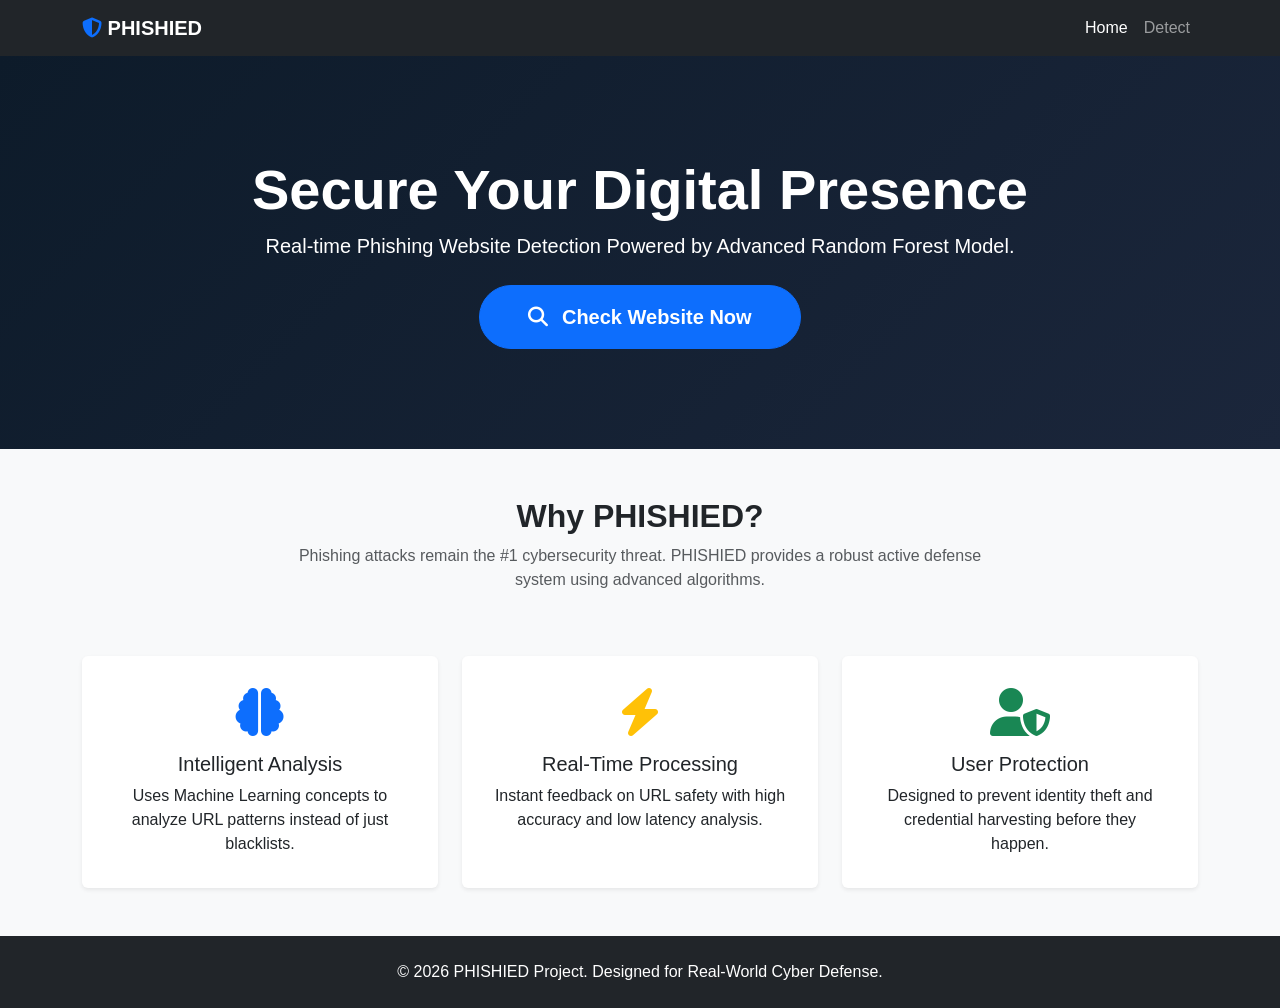
<file: AISSSSSSSSSSSSSSSSSSSS - Copy/phishield-website/index.html>
<!DOCTYPE html>
<html lang="en">
<head>
    <meta charset="UTF-8">
    <meta name="viewport" content="width=device-width, initial-scale=1.0">
    <title>PHISHIED - Advanced Phishing Detection</title>
    <!-- Bootstrap CSS -->
    <link href="https://cdn.jsdelivr.net/npm/bootstrap@5.3.0/dist/css/bootstrap.min.css" rel="stylesheet">
    <!-- Font Awesome -->
    <link rel="stylesheet" href="https://cdnjs.cloudflare.com/ajax/libs/font-awesome/6.4.0/css/all.min.css">
    <!-- Custom CSS -->
    <link rel="stylesheet" href="css/style.css">
</head>
<body>

    <!-- Navbar -->
    <nav class="navbar navbar-expand-lg navbar-dark bg-dark sticky-top">
        <div class="container">
            <a class="navbar-brand fw-bold" href="index.html">
                <i class="fas fa-shield-alt text-primary"></i> PHISHIED
            </a>
            <button class="navbar-toggler" type="button" data-bs-toggle="collapse" data-bs-target="#navbarNav">
                <span class="navbar-toggler-icon"></span>
            </button>
            <div class="collapse navbar-collapse" id="navbarNav">
                <ul class="navbar-nav ms-auto">
                    <li class="nav-item"><a class="nav-link active" href="index.html">Home</a></li>
                    <li class="nav-item"><a class="nav-link" href="detect.html">Detect</a></li>
                </ul>
            </div>
        </div>
    </nav>

    <!-- Hero Section -->
    <header class="hero-section">
        <div class="container">
            <h1 class="display-4 fw-bold">Secure Your Digital Presence</h1>
            <p class="lead mb-4">Real-time Phishing Website Detection Powered by Advanced Random Forest Model.</p>
            <a href="detect.html" class="btn btn-primary btn-lg px-5 py-3 rounded-pill fw-bold">
                <i class="fas fa-search me-2"></i> Check Website Now
            </a>
        </div>
    </header>

    <!-- Project Overview -->
    <section class="py-5">
        <div class="container">
            <div class="row text-center mb-5">
                <div class="col-lg-8 mx-auto">
                    <h2 class="fw-bold">Why PHISHIED?</h2>
                    <p class="text-muted">Phishing attacks remain the #1 cybersecurity threat. PHISHIED provides a robust active defense system using advanced algorithms.</p>
                </div>
            </div>
            
            <div class="row g-4">
                <div class="col-md-4">
                    <div class="card h-100 border-0 shadow-sm p-3 text-center">
                        <div class="card-body">
                            <i class="fas fa-brain fa-3x text-primary mb-3"></i>
                            <h5 class="card-title">Intelligent Analysis</h5>
                            <p class="card-text">Uses Machine Learning concepts to analyze URL patterns instead of just blacklists.</p>
                        </div>
                    </div>
                </div>
                <div class="col-md-4">
                    <div class="card h-100 border-0 shadow-sm p-3 text-center">
                        <div class="card-body">
                            <i class="fas fa-bolt fa-3x text-warning mb-3"></i>
                            <h5 class="card-title">Real-Time Processing</h5>
                            <p class="card-text">Instant feedback on URL safety with high accuracy and low latency analysis.</p>
                        </div>
                    </div>
                </div>
                <div class="col-md-4">
                    <div class="card h-100 border-0 shadow-sm p-3 text-center">
                        <div class="card-body">
                            <i class="fas fa-user-shield fa-3x text-success mb-3"></i>
                            <h5 class="card-title">User Protection</h5>
                            <p class="card-text">Designed to prevent identity theft and credential harvesting before they happen.</p>
                        </div>
                    </div>
                </div>
            </div>
        </div>
    </section>

    <!-- Footer -->
    <footer class="bg-dark text-white text-center py-4">
        <div class="container">
            <p class="mb-0">&copy; 2026 PHISHIED Project. Designed for Real-World Cyber Defense.</p>
        </div>
    </footer>

    <!-- Bootstrap JS -->
    <script src="https://cdn.jsdelivr.net/npm/bootstrap@5.3.0/dist/js/bootstrap.bundle.min.js"></script>
</body>
</html>
</file>
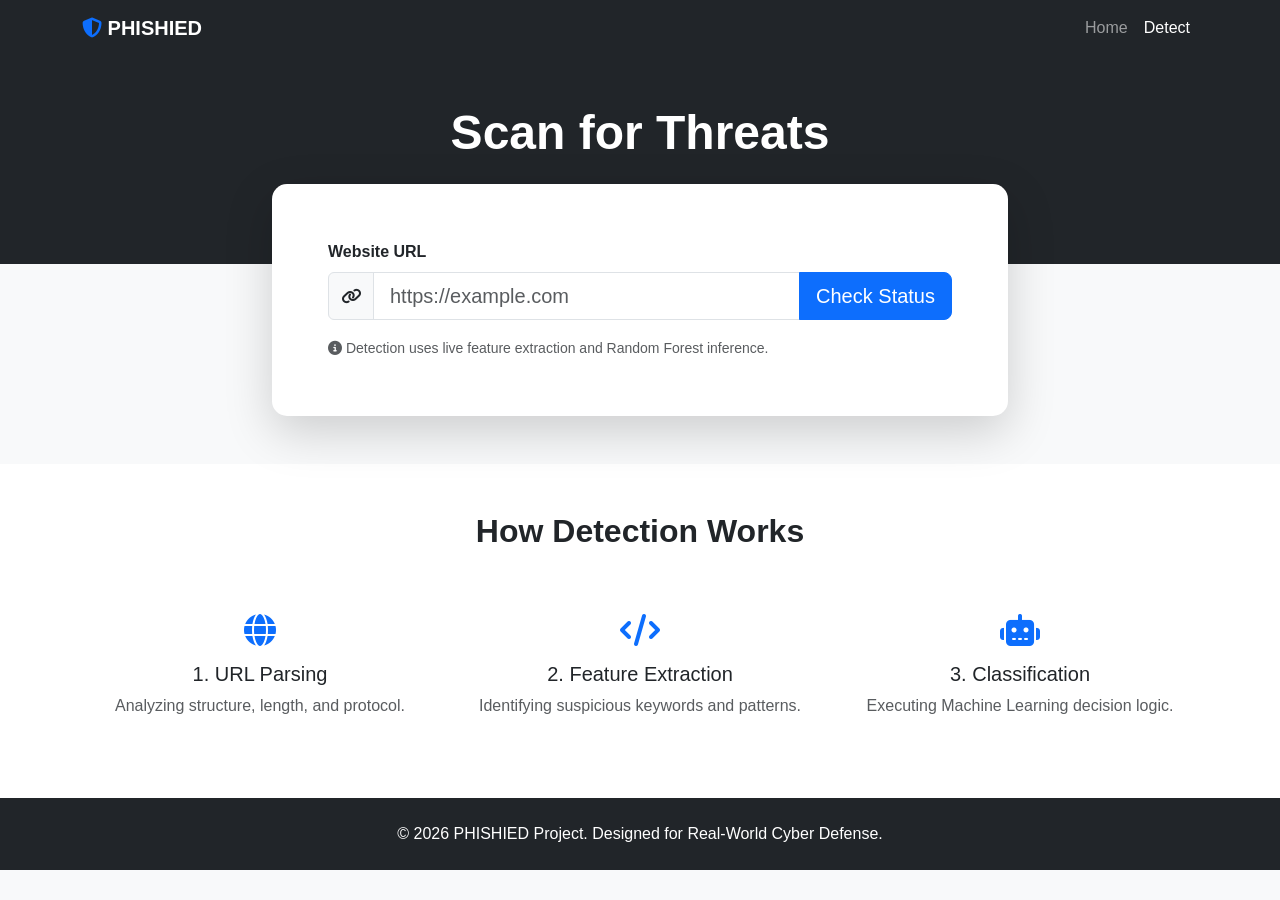
<file: AISSSSSSSSSSSSSSSSSSSS - Copy/phishield-website/detect.html>
<!DOCTYPE html>
<html lang="en">
<head>
    <meta charset="UTF-8">
    <meta name="viewport" content="width=device-width, initial-scale=1.0">
    <title>PHISHIED - Detect</title>
    <!-- Bootstrap CSS -->
    <link href="https://cdn.jsdelivr.net/npm/bootstrap@5.3.0/dist/css/bootstrap.min.css" rel="stylesheet">
    <!-- Font Awesome -->
    <link rel="stylesheet" href="https://cdnjs.cloudflare.com/ajax/libs/font-awesome/6.4.0/css/all.min.css">
    <!-- Custom CSS -->
    <link rel="stylesheet" href="css/style.css">
</head>
<body class="bg-light">

    <!-- Navbar -->
    <nav class="navbar navbar-expand-lg navbar-dark bg-dark sticky-top">
        <div class="container">
            <a class="navbar-brand fw-bold" href="index.html">
                <i class="fas fa-shield-alt text-primary"></i> PHISHIED
            </a>
            <button class="navbar-toggler" type="button" data-bs-toggle="collapse" data-bs-target="#navbarNav">
                <span class="navbar-toggler-icon"></span>
            </button>
            <div class="collapse navbar-collapse" id="navbarNav">
                <ul class="navbar-nav ms-auto">
                    <li class="nav-item"><a class="nav-link" href="index.html">Home</a></li>
                    <li class="nav-item"><a class="nav-link active" href="detect.html">Detect</a></li>
                </ul>
            </div>
        </div>
    </nav>

    <!-- Header -->
    <header class="bg-dark text-white text-center py-5">
        <div class="container">
            <h1 class="display-5 fw-bold">Scan for Threats</h1>
            <p class="lead">_____________________________________.</p>
        </div>
    </header>

    <!-- Main Content -->
    <div class="container mb-5" style="margin-top: -30px;">
        <div class="row justify-content-center">
            <div class="col-lg-8">
                <!-- Detection Card -->
                <div class="card detection-card border-0 shadow-lg">
                    <div class="card-body p-4">
                        <label for="urlInput" class="form-label fw-bold">Website URL</label>
                        <div class="input-group mb-3">
                            <span class="input-group-text"><i class="fas fa-link"></i></span>
                            <input type="text" class="form-control form-control-lg" id="urlInput" placeholder="https://example.com" required>
                            <button class="btn btn-primary btn-lg" type="button" id="checkUrlBtn">Check Status</button>
                        </div>
                        <small class="text-muted"><i class="fas fa-info-circle"></i> Detection uses live feature extraction and Random Forest inference.</small>

                        <!-- Result Box -->
                        <div id="resultBox" class="result-box mt-4" style="display: none;">
                            <h4 id="resultTitle" class="fw-bold mb-3"></h4>
                            <p id="resultMessage" class="lead mb-0"></p>
                            
                            <hr class="my-4">
                            
                            <h5 class="text-start mb-4 border-bottom pb-2">Extracted Feature Analysis</h5>
                            
                            <!-- URL Features -->
                            <div class="mb-4">
                                <h6 class="text-primary fw-bold mb-2"><i class="fas fa-link"></i> URL Features</h6>
                                <div class="table-responsive">
                                    <table class="table table-sm table-hover table-bordered mb-0">
                                        <thead class="table-light"><tr><th>Feature</th><th>Value</th></tr></thead>
                                        <tbody id="urlFeaturesBody"></tbody>
                                    </table>
                                </div>
                            </div>

                            <!-- Security Indicators -->
                            <div class="mb-4">
                                <h6 class="text-danger fw-bold mb-2"><i class="fas fa-shield-alt"></i> Security Indicators</h6>
                                <div class="table-responsive">
                                    <table class="table table-sm table-hover table-bordered mb-0">
                                        <thead class="table-light"><tr><th>Feature</th><th>Value</th></tr></thead>
                                        <tbody id="securityFeaturesBody"></tbody>
                                    </table>
                                </div>
                            </div>

                            <!-- Content / Behavior Indicators -->
                            <div class="mb-4">
                                <h6 class="text-warning text-dark fw-bold mb-2"><i class="fas fa-file-alt"></i> Content / Behavior Indicators</h6>
                                <div class="table-responsive">
                                    <table class="table table-sm table-hover table-bordered mb-0">
                                        <thead class="table-light"><tr><th>Feature</th><th>Value</th></tr></thead>
                                        <tbody id="contentFeaturesBody"></tbody>
                                    </table>
                                </div>
                            </div>
                            
                            <!-- External Threat Intel -->
                            <div class="mb-3" id="externalIntelSection" style="display: none;">
                                <h6 class="text-secondary fw-bold mb-2"><i class="fas fa-globe"></i> External Threat Intelligence</h6>
                                <div id="externalIntelResult" class="alert mb-0 p-2">
                                    <!-- Populated by JS -->
                                </div>
                            </div>

                            <!-- Domain Age Info -->
                            <div class="mb-3" id="domainInfoSection" style="display: none;">
                                <h6 class="text-info text-dark fw-bold mb-2"><i class="fas fa-calendar-alt"></i> Domain WHOIS Information</h6>
                                <div class="table-responsive">
                                    <table class="table table-sm table-hover table-bordered mb-0">
                                        <tbody id="domainInfoBody">
                                            <!-- Populated by JS -->
                                        </tbody>
                                    </table>
                                </div>
                            </div>
                        </div>
                    </div>
                </div>
            </div>
        </div>
    </div>

    <!-- How it works -->
    <section class="py-5 bg-white">
        <div class="container">
            <h2 class="text-center mb-5 fw-bold">How Detection Works</h2>
            <div class="row g-4 text-center">
                <div class="col-md-4">
                    <div class="p-3">
                        <i class="fas fa-globe fa-2x text-primary mb-3"></i>
                        <h5>1. URL Parsing</h5>
                        <p class="text-muted">Analyzing structure, length, and protocol.</p>
                    </div>
                </div>
                <div class="col-md-4">
                    <div class="p-3">
                        <i class="fas fa-code fa-2x text-primary mb-3"></i>
                        <h5>2. Feature Extraction</h5>
                        <p class="text-muted">Identifying suspicious keywords and patterns.</p>
                    </div>
                </div>
                <div class="col-md-4">
                    <div class="p-3">
                        <i class="fas fa-robot fa-2x text-primary mb-3"></i>
                        <h5>3. Classification</h5>
                        <p class="text-muted">Executing Machine Learning decision logic.</p>
                    </div>
                </div>
            </div>
        </div>
    </section>

    <footer class="bg-dark text-white text-center py-4 mt-auto">
        <div class="container">
            <p class="mb-0">&copy; 2026 PHISHIED Project. Designed for Real-World Cyber Defense.</p>
        </div>
    </footer>

    <!-- Scripts -->
    <script src="https://cdn.jsdelivr.net/npm/bootstrap@5.3.0/dist/js/bootstrap.bundle.min.js"></script>
    <script src="js/detect.js"></script>

</body>
</html>
</file>
<file: AISSSSSSSSSSSSSSSSSSSS - Copy/phishield-website/css/style.css>
/* PHISHIED Custom Styles */

:root {
    --primary-color: #0d6efd; /* Bootstrap Blue */
    --secondary-color: #6c757d;
    --accent-color: #0dcaf0; /* Cyan for tech vibes */
    --dark-bg: #1a1d20;
    --card-bg: #212529;
    --text-color: #e9ecef;
}

body {
    background-color: #f8f9fa; /* Light mode default, sections can be dark */
    color: #212529;
    font-family: 'Segoe UI', Roboto, 'Helvetica Neue', Arial, sans-serif;
}

/* Dark Mode Sections */
.bg-dark-custom {
    background-color: var(--dark-bg);
    color: var(--text-color);
}

.navbar-custom {
    background-color: var(--dark-bg) !important;
    border-bottom: 1px solid #343a40;
}

.hero-section {
    background: linear-gradient(135deg, #0d1b2a 0%, #1b263b 100%);
    color: white;
    padding: 100px 0;
    text-align: center;
}

.hero-title {
    font-size: 3.5rem;
    font-weight: 700;
    margin-bottom: 20px;
    background: -webkit-linear-gradient(#eee, #333);
    -webkit-background-clip: text; /* Fallback */
}

/* Detection Page */
.detection-card {
    background-color: white;
    border-radius: 15px;
    box-shadow: 0 10px 30px rgba(0,0,0,0.1);
    padding: 2rem;
    margin-top: -50px; /* Overlap hero */
}

.result-box {
    display: none; /* Hidden by default */
    margin-top: 2rem;
    padding: 1.5rem;
    border-radius: 10px;
    text-align: center;
}

.result-safe {
    background-color: #d1e7dd;
    color: #0f5132;
    border: 1px solid #badbcc;
}

.result-phishing {
    background-color: #f8d7da;
    color: #842029;
    border: 1px solid #f5c2c7;
}

.feature-list {
    text-align: left;
    margin-top: 1rem;
}

/* Methodology & Tech Stack */
.step-card {
    border: none;
    background: white;
    box-shadow: 0 5px 15px rgba(0,0,0,0.05);
    transition: transform 0.3s ease;
    height: 100%;
}

.step-card:hover {
    transform: translateY(-5px);
}

.tech-icon {
    font-size: 3rem;
    margin-bottom: 1rem;
    color: var(--primary-color);
}

/* Footer */
footer {
    background-color: var(--dark-bg);
    color: #adb5bd;
    padding: 3rem 0;
    margin-top: auto;
}
</file>
